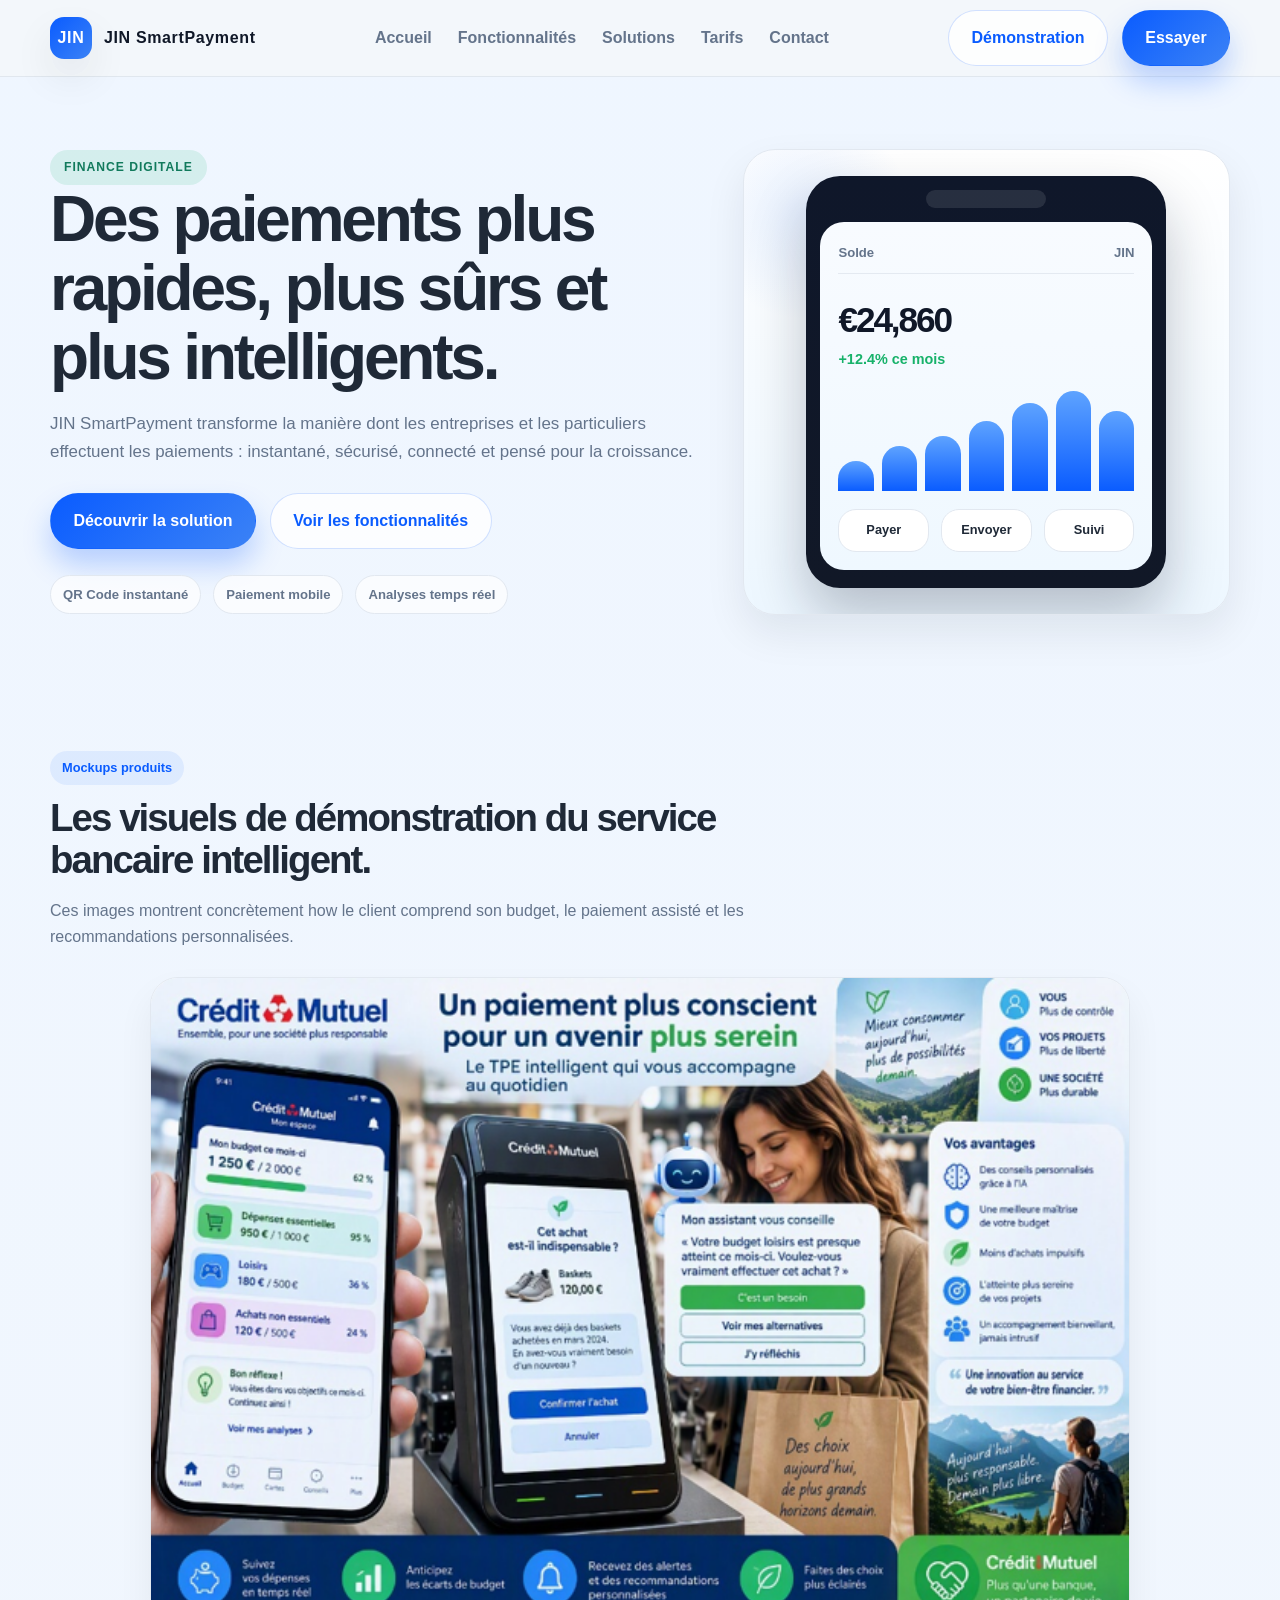
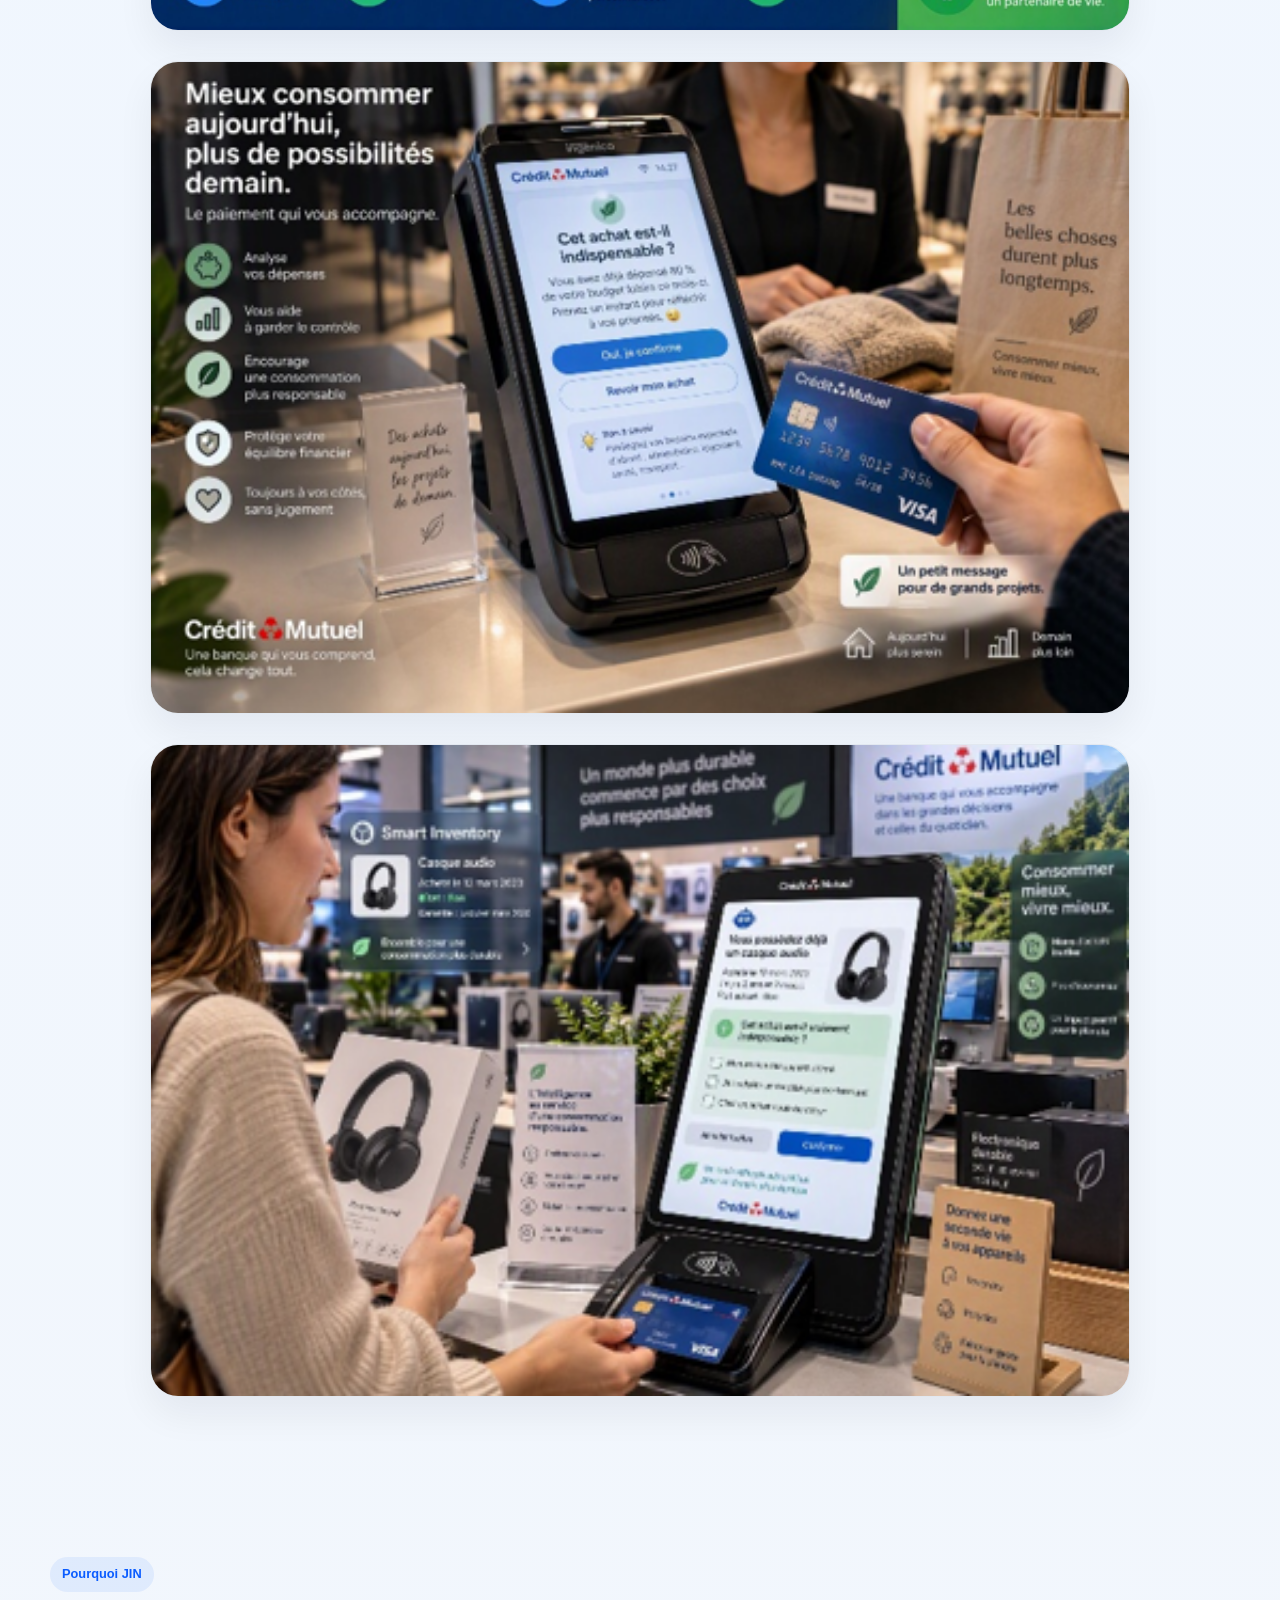
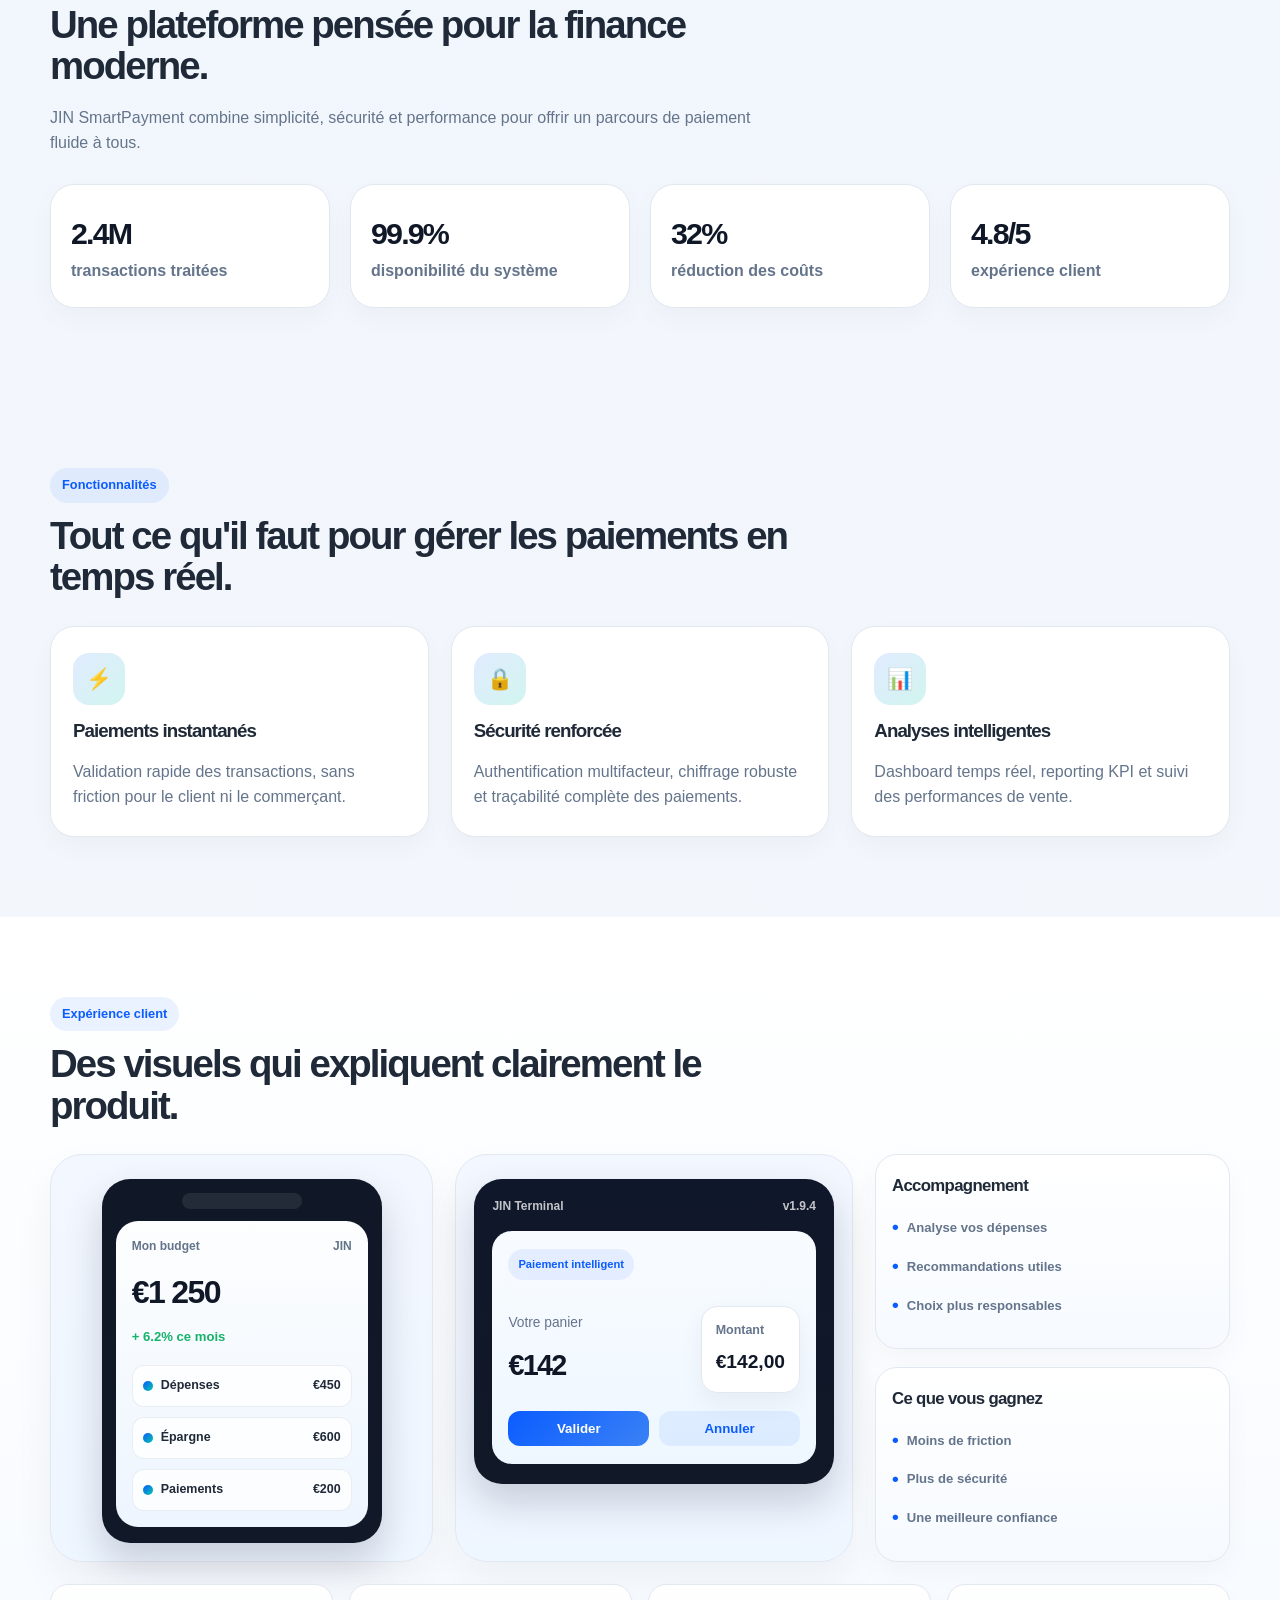
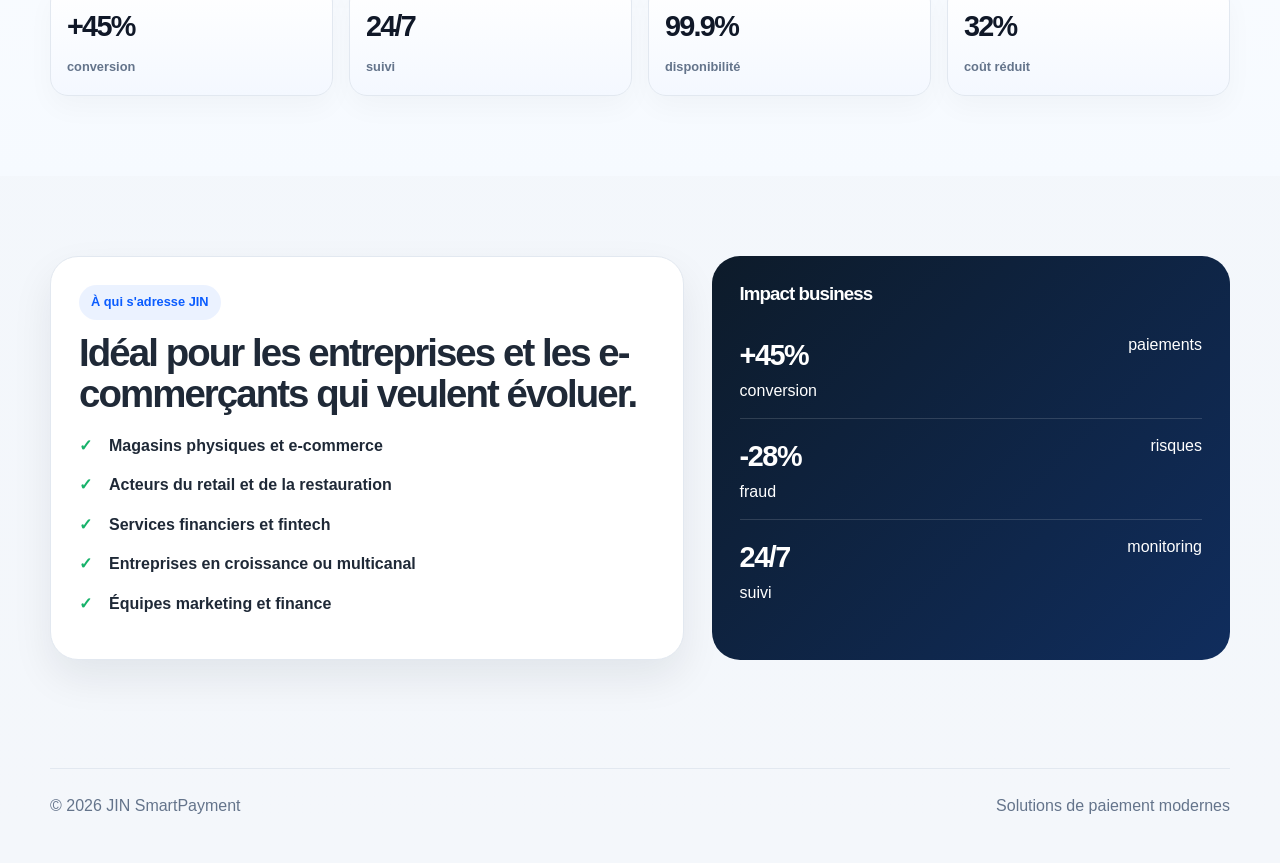
<file: index.html>
<!DOCTYPE html>
<html lang="fr">
  <head>
    <meta charset="UTF-8" />
    <meta name="viewport" content="width=device-width, initial-scale=1.0" />
    <title>JIN SmartPayment | Paiements intelligents</title>
    <link rel="stylesheet" href="style.css" />
  </head>
  <body>
    <header>
      <div class="container navbar">
        <div class="brand">
          <div class="brand-mark">JIN</div>
          <span>JIN SmartPayment</span>
        </div>

        <nav class="nav-links">
          <a href="index.html">Accueil</a>
          <a href="features.html">Fonctionnalités</a>
          <a href="solutions.html">Solutions</a>
          <a href="pricing.html">Tarifs</a>
          <a href="contact.html">Contact</a>
        </nav>

        <div class="nav-actions">
          <a href="contact.html" class="btn btn-secondary">Démonstration</a>
          <a href="pricing.html" class="btn btn-primary">Essayer</a>
        </div>
      </div>
    </header>

    <main>
      <section class="hero">
        <div class="container hero-grid">
          <div>
            <span class="eyebrow">Finance digitale</span>
            <h1>Des paiements plus rapides, plus sûrs et plus intelligents.</h1>
            <p class="lead">
              JIN SmartPayment transforme la manière dont les entreprises et les particuliers
              effectuent les paiements : instantané, sécurisé, connecté et pensé pour la croissance.
            </p>

            <div class="cta-row">
              <a href="solutions.html" class="btn btn-primary">Découvrir la solution</a>
              <a href="features.html" class="btn btn-secondary">Voir les fonctionnalités</a>
            </div>

            <div class="feature-pills">
              <span>QR Code instantané</span>
              <span>Paiement mobile</span>
              <span>Analyses temps réel</span>
            </div>
          </div>

          <div class="visual-card">
            <div class="phone-shell">
              <div class="notch"></div>
              <div class="app-screen">
                <div class="balance-top">
                  <span>Solde</span>
                  <span>JIN</span>
                </div>
                <div class="balance-amount">€24,860</div>
                <div class="balance-change">+12.4% ce mois</div>

                <div class="chart-bars">
                  <span style="height: 30%"></span>
                  <span style="height: 45%"></span>
                  <span style="height: 55%"></span>
                  <span style="height: 70%"></span>
                  <span style="height: 88%"></span>
                  <span style="height: 100%"></span>
                  <span style="height: 80%"></span>
                </div>

                <div class="quick-actions">
                  <div>Payer</div>
                  <div>Envoyer</div>
                  <div>Suivi</div>
                </div>
              </div>
            </div>
          </div>
        </div>
      </section>

      <section>
        <div class="container">
          <div class="section-head">
            <span class="pill">Mockups produits</span>
            <h2>Les visuels de démonstration du service bancaire intelligent.</h2>
            <p>
              Ces images montrent concrètement how le client comprend son budget, le paiement assisté et les recommandations personnalisées.
            </p>
          </div>

          <div class="image-mockup-grid">
            <div class="mockup-card">
              <img src="Pasted Image.png" alt="Mockup de paiement bancaire assisté" />
            </div>
            <div class="mockup-card">
              <img src="Pasted Image 2.png" alt="Mockup de terminal de paiement" />
            </div>
            <div class="mockup-card">
              <img src="Pasted Image 3.png" alt="Mockup de paiement en boutique" />
            </div>
          </div>
        </div>
      </section>

      <section>
        <div class="container">
          <div class="section-head">
            <span class="pill">Pourquoi JIN</span>
            <h2>Une plateforme pensée pour la finance moderne.</h2>
            <p>
              JIN SmartPayment combine simplicité, sécurité et performance pour offrir un parcours de paiement fluide à tous.
            </p>
          </div>

          <div class="stats-grid">
            <div class="stat-card">
              <strong>2.4M</strong>
              <span>transactions traitées</span>
            </div>
            <div class="stat-card">
              <strong>99.9%</strong>
              <span>disponibilité du système</span>
            </div>
            <div class="stat-card">
              <strong>32%</strong>
              <span>réduction des coûts</span>
            </div>
            <div class="stat-card">
              <strong>4.8/5</strong>
              <span>expérience client</span>
            </div>
          </div>
        </div>
      </section>

      <section>
        <div class="container">
          <div class="section-head">
            <span class="pill">Fonctionnalités</span>
            <h2>Tout ce qu'il faut pour gérer les paiements en temps réel.</h2>
          </div>

          <div class="grid-3">
            <div class="info-card">
              <div class="icon">⚡</div>
              <h3>Paiements instantanés</h3>
              <p>Validation rapide des transactions, sans friction pour le client ni le commerçant.</p>
            </div>
            <div class="info-card">
              <div class="icon">🔒</div>
              <h3>Sécurité renforcée</h3>
              <p>Authentification multifacteur, chiffrage robuste et traçabilité complète des paiements.</p>
            </div>
            <div class="info-card">
              <div class="icon">📊</div>
              <h3>Analyses intelligentes</h3>
              <p>Dashboard temps réel, reporting KPI et suivi des performances de vente.</p>
            </div>
          </div>
        </div>
      </section>

      <section class="showcase">
        <div class="container">
          <div class="section-head">
            <span class="pill">Expérience client</span>
            <h2>Des visuels qui expliquent clairement le produit.</h2>
          </div>

          <div class="showcase-grid">
            <div class="visual-column">
              <div class="phone-ui">
                <div class="phone-notch"></div>
                <div class="phone-screen">
                  <div class="phone-header">
                    <span>Mon budget</span>
                    <span>JIN</span>
                  </div>
                  <div class="phone-balance">€1 250</div>
                  <div class="phone-change">+ 6.2% ce mois</div>

                  <div class="category-list">
                    <div class="category-item">
                      <div class="label"><span class="category-dot"></span> Dépenses</div>
                      <strong>€450</strong>
                    </div>
                    <div class="category-item">
                      <div class="label"><span class="category-dot"></span> Épargne</div>
                      <strong>€600</strong>
                    </div>
                    <div class="category-item">
                      <div class="label"><span class="category-dot"></span> Paiements</div>
                      <strong>€200</strong>
                    </div>
                  </div>
                </div>
              </div>
            </div>

            <div class="visual-column">
              <div class="terminal-ui">
                <div class="terminal-top">
                  <span>JIN Terminal</span>
                  <span>v1.9.4</span>
                </div>
                <div class="terminal-body">
                  <div class="terminal-badge">Paiement intelligent</div>
                  <div class="terminal-product">
                    <div>
                      <div class="product-name">Votre panier</div>
                      <div class="product-price">€142</div>
                    </div>
                    <div class="customer-card">
                      <p>Montant</p>
                      <strong>€142,00</strong>
                    </div>
                  </div>
                  <div class="action-strip">
                    <button class="primary">Valider</button>
                    <button class="secondary">Annuler</button>
                  </div>
                </div>
              </div>
            </div>

            <div class="right-stack">
              <div class="mini-card">
                <h4>Accompagnement</h4>
                <ul>
                  <li>Analyse vos dépenses</li>
                  <li>Recommandations utiles</li>
                  <li>Choix plus responsables</li>
                </ul>
              </div>
              <div class="mini-card">
                <h4>Ce que vous gagnez</h4>
                <ul>
                  <li>Moins de friction</li>
                  <li>Plus de sécurité</li>
                  <li>Une meilleure confiance</li>
                </ul>
              </div>
            </div>
          </div>

          <div class="meta-row">
            <div class="meta-box">
              <strong>+45%</strong>
              <span>conversion</span>
            </div>
            <div class="meta-box">
              <strong>24/7</strong>
              <span>suivi</span>
            </div>
            <div class="meta-box">
              <strong>99.9%</strong>
              <span>disponibilité</span>
            </div>
            <div class="meta-box">
              <strong>32%</strong>
              <span>coût réduit</span>
            </div>
          </div>
        </div>
      </section>

      <section>
        <div class="container two-col">
          <div class="list-card">
            <span class="pill">À qui s'adresse JIN</span>
            <h2>Idéal pour les entreprises et les e-commerçants qui veulent évoluer.</h2>
            <ul class="check-list">
              <li>Magasins physiques et e-commerce</li>
              <li>Acteurs du retail et de la restauration</li>
              <li>Services financiers et fintech</li>
              <li>Entreprises en croissance ou multicanal</li>
              <li>Équipes marketing et finance</li>
            </ul>
          </div>

          <div class="products-panel">
            <h3>Impact business</h3>
            <div class="mini-metric">
              <div>
                <strong>+45%</strong>
                <div>conversion</div>
              </div>
              <div>paiements</div>
            </div>
            <div class="mini-metric">
              <div>
                <strong>-28%</strong>
                <div>fraud</div>
              </div>
              <div>risques</div>
            </div>
            <div class="mini-metric">
              <div>
                <strong>24/7</strong>
                <div>suivi</div>
              </div>
              <div>monitoring</div>
            </div>
          </div>
        </div>
      </section>
    </main>

    <footer class="footer">
      <div class="container footer-row">
        <div>© 2026 JIN SmartPayment</div>
        <div>Solutions de paiement modernes</div>
      </div>
    </footer>
  </body>
</html>
</file>
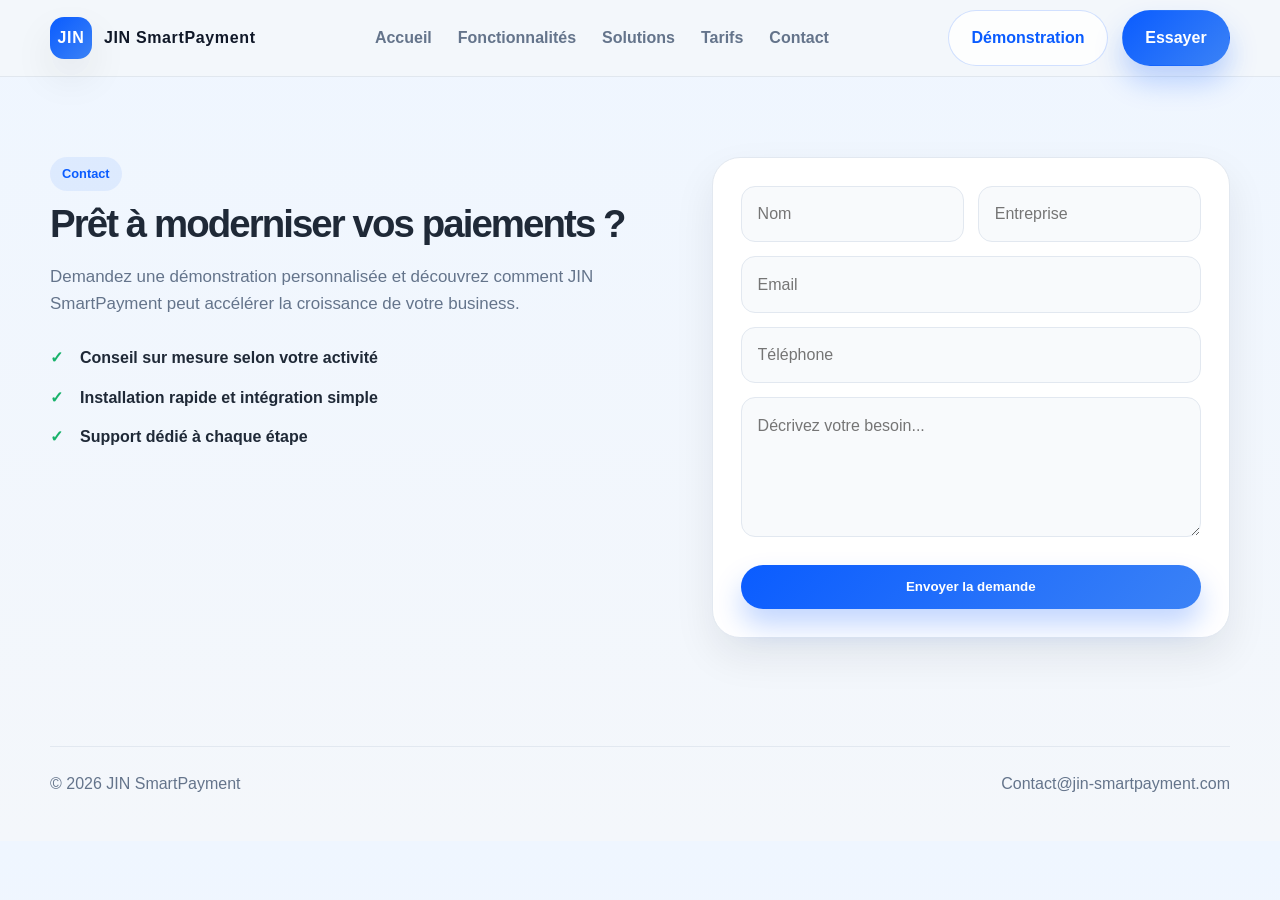
<file: contact.html>
<!DOCTYPE html>
<html lang="fr">
  <head>
    <meta charset="UTF-8" />
    <meta name="viewport" content="width=device-width, initial-scale=1.0" />
    <title>JIN SmartPayment | Contact</title>
    <link rel="stylesheet" href="style.css" />
  </head>
  <body>
    <header>
      <div class="container navbar">
        <div class="brand">
          <div class="brand-mark">JIN</div>
          <span>JIN SmartPayment</span>
        </div>

        <nav class="nav-links">
          <a href="index.html">Accueil</a>
          <a href="features.html">Fonctionnalités</a>
          <a href="solutions.html">Solutions</a>
          <a href="pricing.html">Tarifs</a>
          <a href="contact.html">Contact</a>
        </nav>

        <div class="nav-actions">
          <a href="contact.html" class="btn btn-secondary">Démonstration</a>
          <a href="pricing.html" class="btn btn-primary">Essayer</a>
        </div>
      </div>
    </header>

    <main>
      <section>
        <div class="container two-col">
          <div>
            <span class="pill">Contact</span>
            <h2>Prêt à moderniser vos paiements ?</h2>
            <p class="lead">
              Demandez une démonstration personnalisée et découvrez comment JIN SmartPayment peut accélérer la croissance de votre business.
            </p>
            <ul class="check-list">
              <li>Conseil sur mesure selon votre activité</li>
              <li>Installation rapide et intégration simple</li>
              <li>Support dédié à chaque étape</li>
            </ul>
          </div>

          <div class="form-card">
            <form>
              <div class="form-row">
                <input type="text" placeholder="Nom" />
                <input type="text" placeholder="Entreprise" />
              </div>
              <input type="email" placeholder="Email" />
              <input type="text" placeholder="Téléphone" />
              <textarea placeholder="Décrivez votre besoin..."></textarea>
              <button type="submit" class="btn btn-primary" style="width: 100%; margin-top: 6px; border: none; cursor: pointer;">Envoyer la demande</button>
            </form>
          </div>
        </div>
      </section>
    </main>

    <footer class="footer">
      <div class="container footer-row">
        <div>© 2026 JIN SmartPayment</div>
        <div>Contact@jin-smartpayment.com</div>
      </div>
    </footer>
  </body>
</html>
</file>
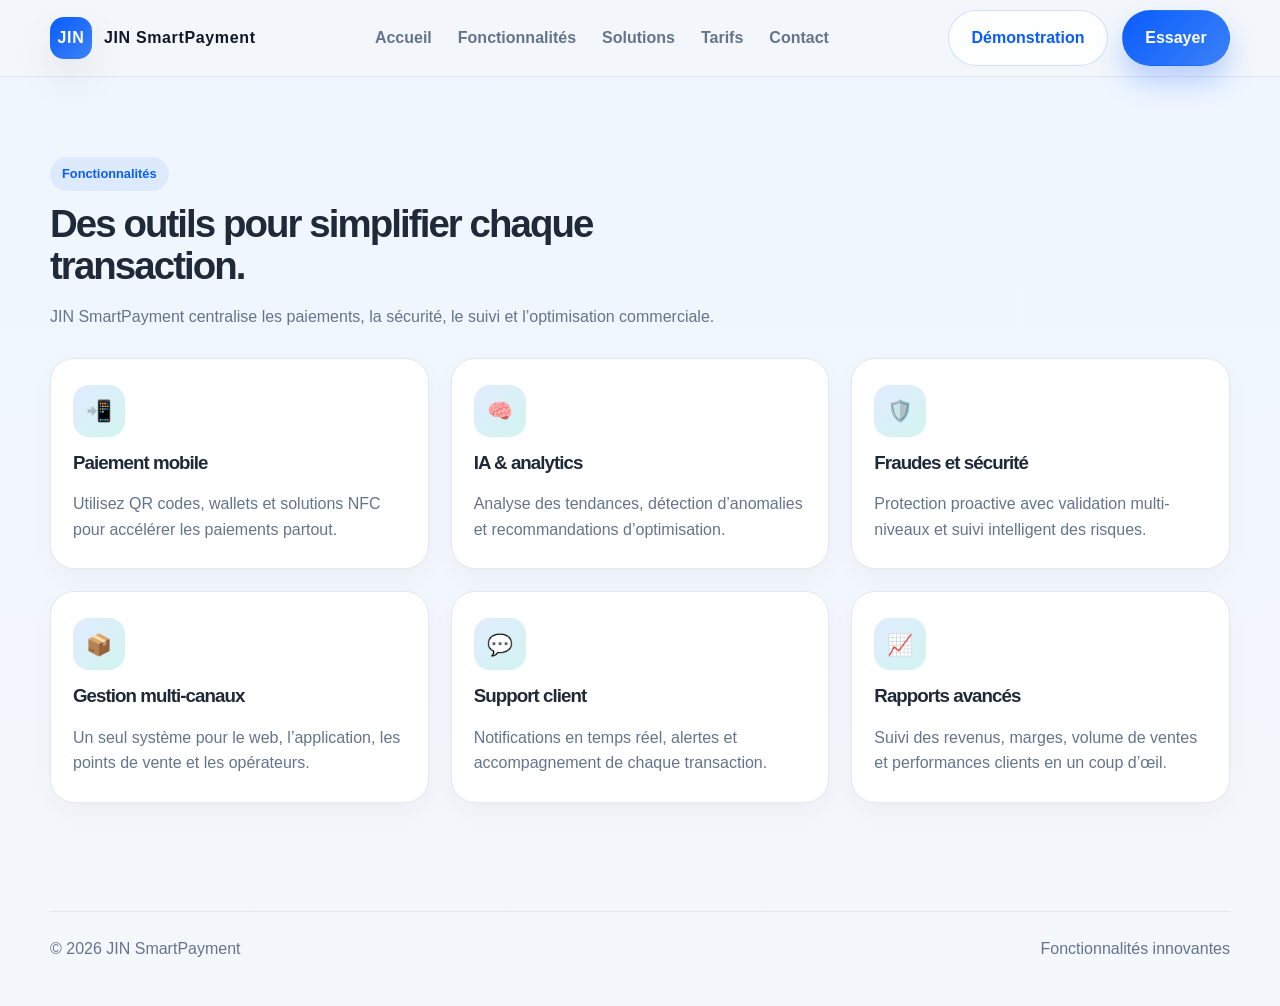
<file: features.html>
<!DOCTYPE html>
<html lang="fr">
  <head>
    <meta charset="UTF-8" />
    <meta name="viewport" content="width=device-width, initial-scale=1.0" />
    <title>JIN SmartPayment | Fonctionnalités</title>
    <link rel="stylesheet" href="style.css" />
  </head>
  <body>
    <header>
      <div class="container navbar">
        <div class="brand">
          <div class="brand-mark">JIN</div>
          <span>JIN SmartPayment</span>
        </div>

        <nav class="nav-links">
          <a href="index.html">Accueil</a>
          <a href="features.html">Fonctionnalités</a>
          <a href="solutions.html">Solutions</a>
          <a href="pricing.html">Tarifs</a>
          <a href="contact.html">Contact</a>
        </nav>

        <div class="nav-actions">
          <a href="contact.html" class="btn btn-secondary">Démonstration</a>
          <a href="pricing.html" class="btn btn-primary">Essayer</a>
        </div>
      </div>
    </header>

    <main>
      <section>
        <div class="container">
          <div class="section-head">
            <span class="pill">Fonctionnalités</span>
            <h2>Des outils pour simplifier chaque transaction.</h2>
            <p>JIN SmartPayment centralise les paiements, la sécurité, le suivi et l’optimisation commerciale.</p>
          </div>

          <div class="grid-3">
            <div class="info-card">
              <div class="icon">📲</div>
              <h3>Paiement mobile</h3>
              <p>Utilisez QR codes, wallets et solutions NFC pour accélérer les paiements partout.</p>
            </div>

            <div class="info-card">
              <div class="icon">🧠</div>
              <h3>IA & analytics</h3>
              <p>Analyse des tendances, détection d’anomalies et recommandations d’optimisation.</p>
            </div>

            <div class="info-card">
              <div class="icon">🛡️</div>
              <h3>Fraudes et sécurité</h3>
              <p>Protection proactive avec validation multi-niveaux et suivi intelligent des risques.</p>
            </div>

            <div class="info-card">
              <div class="icon">📦</div>
              <h3>Gestion multi-canaux</h3>
              <p>Un seul système pour le web, l’application, les points de vente et les opérateurs.</p>
            </div>

            <div class="info-card">
              <div class="icon">💬</div>
              <h3>Support client</h3>
              <p>Notifications en temps réel, alertes et accompagnement de chaque transaction.</p>
            </div>

            <div class="info-card">
              <div class="icon">📈</div>
              <h3>Rapports avancés</h3>
              <p>Suivi des revenus, marges, volume de ventes et performances clients en un coup d’œil.</p>
            </div>
          </div>
        </div>
      </section>
    </main>

    <footer class="footer">
      <div class="container footer-row">
        <div>© 2026 JIN SmartPayment</div>
        <div>Fonctionnalités innovantes</div>
      </div>
    </footer>
  </body>
</html>
</file>
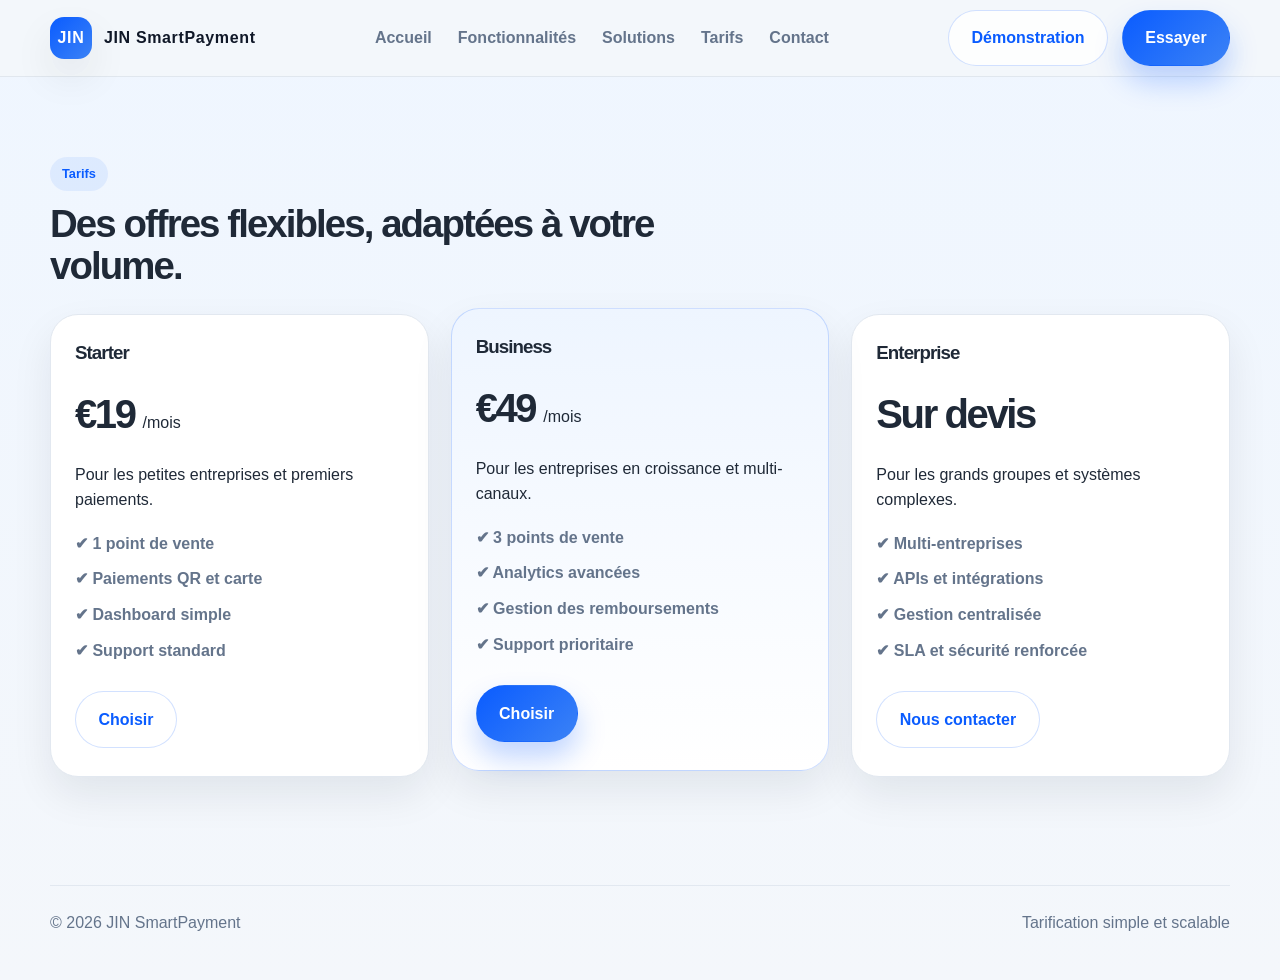
<file: pricing.html>
<!DOCTYPE html>
<html lang="fr">
  <head>
    <meta charset="UTF-8" />
    <meta name="viewport" content="width=device-width, initial-scale=1.0" />
    <title>JIN SmartPayment | Tarifs</title>
    <link rel="stylesheet" href="style.css" />
  </head>
  <body>
    <header>
      <div class="container navbar">
        <div class="brand">
          <div class="brand-mark">JIN</div>
          <span>JIN SmartPayment</span>
        </div>

        <nav class="nav-links">
          <a href="index.html">Accueil</a>
          <a href="features.html">Fonctionnalités</a>
          <a href="solutions.html">Solutions</a>
          <a href="pricing.html">Tarifs</a>
          <a href="contact.html">Contact</a>
        </nav>

        <div class="nav-actions">
          <a href="contact.html" class="btn btn-secondary">Démonstration</a>
          <a href="pricing.html" class="btn btn-primary">Essayer</a>
        </div>
      </div>
    </header>

    <main>
      <section>
        <div class="container">
          <div class="section-head">
            <span class="pill">Tarifs</span>
            <h2>Des offres flexibles, adaptées à votre volume.</h2>
          </div>

          <div class="pricing-grid">
            <div class="pricing-card">
              <h3>Starter</h3>
              <div class="price"><strong>€19</strong><span>/mois</span></div>
              <p>Pour les petites entreprises et premiers paiements.</p>
              <ul>
                <li>✔ 1 point de vente</li>
                <li>✔ Paiements QR et carte</li>
                <li>✔ Dashboard simple</li>
                <li>✔ Support standard</li>
              </ul>
              <a href="contact.html" class="btn btn-secondary">Choisir</a>
            </div>

            <div class="pricing-card featured">
              <h3>Business</h3>
              <div class="price"><strong>€49</strong><span>/mois</span></div>
              <p>Pour les entreprises en croissance et multi-canaux.</p>
              <ul>
                <li>✔ 3 points de vente</li>
                <li>✔ Analytics avancées</li>
                <li>✔ Gestion des remboursements</li>
                <li>✔ Support prioritaire</li>
              </ul>
              <a href="contact.html" class="btn btn-primary">Choisir</a>
            </div>

            <div class="pricing-card">
              <h3>Enterprise</h3>
              <div class="price"><strong>Sur devis</strong></div>
              <p>Pour les grands groupes et systèmes complexes.</p>
              <ul>
                <li>✔ Multi-entreprises</li>
                <li>✔ APIs et intégrations</li>
                <li>✔ Gestion centralisée</li>
                <li>✔ SLA et sécurité renforcée</li>
              </ul>
              <a href="contact.html" class="btn btn-secondary">Nous contacter</a>
            </div>
          </div>
        </div>
      </section>
    </main>

    <footer class="footer">
      <div class="container footer-row">
        <div>© 2026 JIN SmartPayment</div>
        <div>Tarification simple et scalable</div>
      </div>
    </footer>
  </body>
</html>
</file>
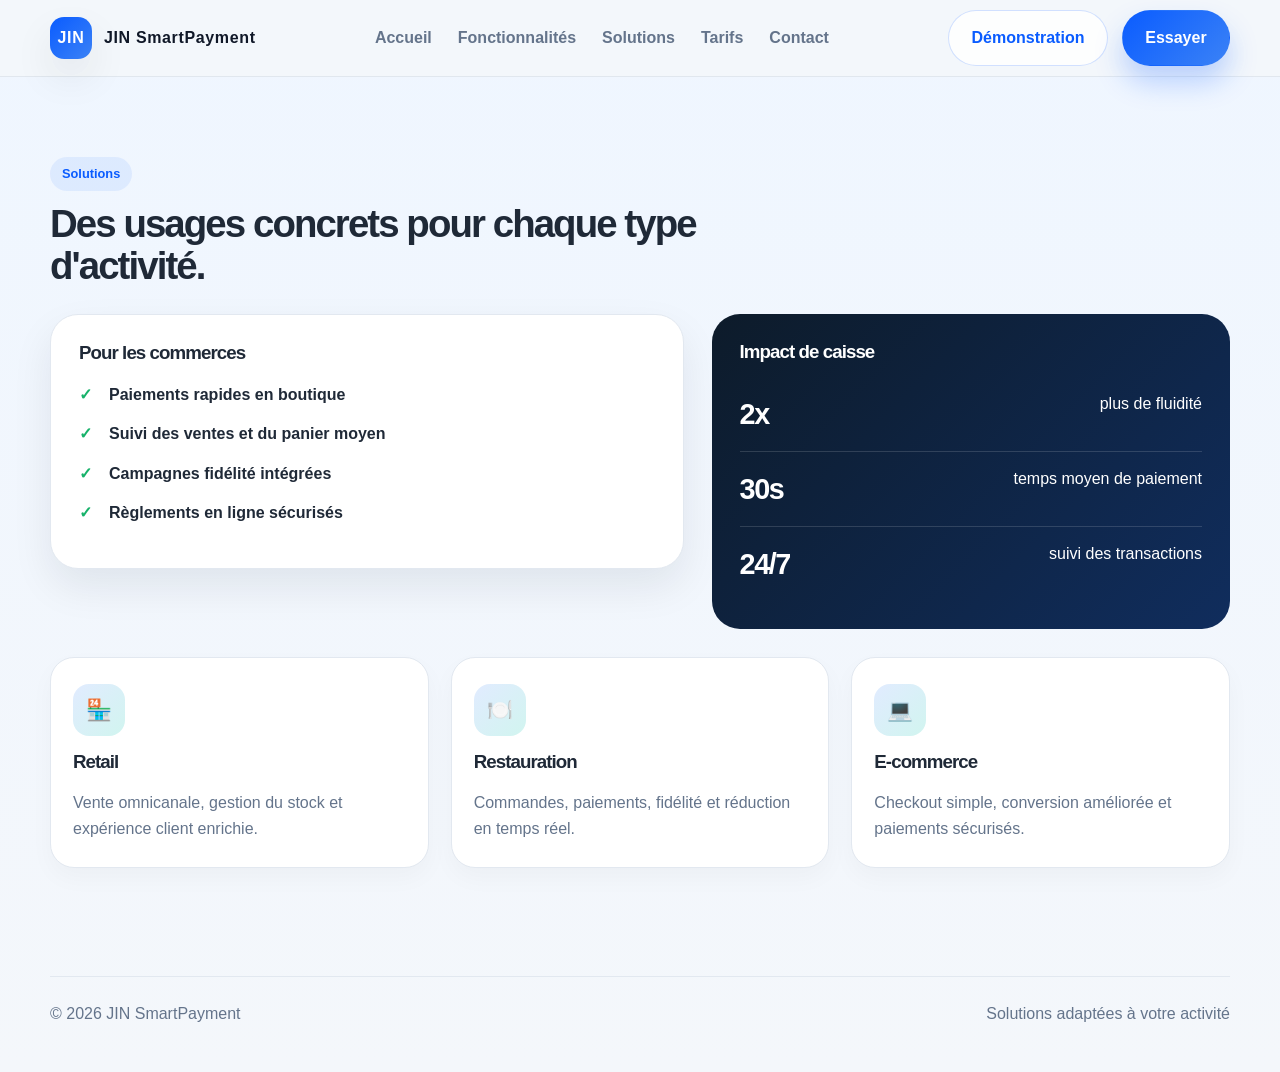
<file: solutions.html>
<!DOCTYPE html>
<html lang="fr">
  <head>
    <meta charset="UTF-8" />
    <meta name="viewport" content="width=device-width, initial-scale=1.0" />
    <title>JIN SmartPayment | Solutions</title>
    <link rel="stylesheet" href="style.css" />
  </head>
  <body>
    <header>
      <div class="container navbar">
        <div class="brand">
          <div class="brand-mark">JIN</div>
          <span>JIN SmartPayment</span>
        </div>

        <nav class="nav-links">
          <a href="index.html">Accueil</a>
          <a href="features.html">Fonctionnalités</a>
          <a href="solutions.html">Solutions</a>
          <a href="pricing.html">Tarifs</a>
          <a href="contact.html">Contact</a>
        </nav>

        <div class="nav-actions">
          <a href="contact.html" class="btn btn-secondary">Démonstration</a>
          <a href="pricing.html" class="btn btn-primary">Essayer</a>
        </div>
      </div>
    </header>

    <main>
      <section>
        <div class="container">
          <div class="section-head">
            <span class="pill">Solutions</span>
            <h2>Des usages concrets pour chaque type d'activité.</h2>
          </div>

          <div class="two-col">
            <div class="list-card">
              <h3>Pour les commerces</h3>
              <ul class="check-list">
                <li>Paiements rapides en boutique</li>
                <li>Suivi des ventes et du panier moyen</li>
                <li>Campagnes fidélité intégrées</li>
                <li>Règlements en ligne sécurisés</li>
              </ul>
            </div>

            <div class="products-panel">
              <h3>Impact de caisse</h3>
              <div class="mini-metric">
                <div><strong>2x</strong></div>
                <div>plus de fluidité</div>
              </div>
              <div class="mini-metric">
                <div><strong>30s</strong></div>
                <div>temps moyen de paiement</div>
              </div>
              <div class="mini-metric">
                <div><strong>24/7</strong></div>
                <div>suivi des transactions</div>
              </div>
            </div>
          </div>

          <div class="grid-3" style="margin-top: 28px;">
            <div class="info-card">
              <div class="icon">🏪</div>
              <h3>Retail</h3>
              <p>Vente omnicanale, gestion du stock et expérience client enrichie.</p>
            </div>
            <div class="info-card">
              <div class="icon">🍽️</div>
              <h3>Restauration</h3>
              <p>Commandes, paiements, fidélité et réduction en temps réel.</p>
            </div>
            <div class="info-card">
              <div class="icon">💻</div>
              <h3>E-commerce</h3>
              <p>Checkout simple, conversion améliorée et paiements sécurisés.</p>
            </div>
          </div>
        </div>
      </section>
    </main>

    <footer class="footer">
      <div class="container footer-row">
        <div>© 2026 JIN SmartPayment</div>
        <div>Solutions adaptées à votre activité</div>
      </div>
    </footer>
  </body>
</html>
</file>
<file: style.css>
:root {
  --bg: #f4f7fb;
  --panel: #ffffff;
  --primary: #0a5cff;
  --primary-2: #00c7a9;
  --dark: #101828;
  --text: #1f2937;
  --muted: #64748b;
  --line: #e2e8f0;
  --success: #17b26a;
  --warning: #f79009;
  --shadow: 0 18px 40px rgba(15, 23, 42, 0.08);
}

* {
  box-sizing: border-box;
}

html {
  scroll-behavior: smooth;
}

body {
  margin: 0;
  font-family: "Segoe UI", Tahoma, Geneva, Verdana, sans-serif;
  background: linear-gradient(180deg, #eff6ff 0%, var(--bg) 100%);
  color: var(--text);
  line-height: 1.6;
}

a {
  color: inherit;
  text-decoration: none;
}

img {
  max-width: 100%;
  display: block;
}

.container {
  width: min(1180px, calc(100% - 32px));
  margin: 0 auto;
}

header {
  position: sticky;
  top: 0;
  z-index: 20;
  background: rgba(244, 247, 251, 0.86);
  backdrop-filter: blur(16px);
  border-bottom: 1px solid rgba(148, 163, 184, 0.2);
}

.navbar {
  min-height: 76px;
  display: flex;
  align-items: center;
  justify-content: space-between;
  gap: 18px;
}

.brand {
  display: flex;
  align-items: center;
  gap: 12px;
  font-weight: 800;
  letter-spacing: 0.04em;
  color: var(--dark);
}

.brand-mark {
  width: 42px;
  height: 42px;
  border-radius: 14px;
  background: linear-gradient(135deg, var(--primary), #3b82f6);
  display: grid;
  place-items: center;
  color: white;
  box-shadow: var(--shadow);
  font-size: 1rem;
}

.nav-links {
  display: flex;
  align-items: center;
  gap: 26px;
  flex-wrap: wrap;
}

.nav-links a {
  color: var(--muted);
  font-weight: 600;
}

.nav-links a:hover {
  color: var(--primary);
}

.nav-actions {
  display: flex;
  align-items: center;
  gap: 14px;
}

.btn {
  display: inline-flex;
  align-items: center;
  justify-content: center;
  padding: 0.9rem 1.4rem;
  border-radius: 999px;
  font-weight: 700;
  border: 1px solid transparent;
  transition: transform 0.2s ease, box-shadow 0.2s ease;
}

.btn:hover {
  transform: translateY(-2px);
}

.btn-primary {
  background: linear-gradient(135deg, var(--primary), #3b82f6);
  color: white;
  box-shadow: 0 16px 28px rgba(10, 92, 255, 0.25);
}

.btn-secondary {
  background: rgba(255,255,255,0.8);
  color: var(--primary);
  border-color: rgba(10, 92, 255, 0.18);
}

section {
  padding: 80px 0;
}

.hero {
  padding-top: 72px;
  padding-bottom: 56px;
}

.hero-grid {
  display: grid;
  grid-template-columns: 1.15fr 0.85fr;
  align-items: center;
  gap: 34px;
}

.eyebrow {
  display: inline-flex;
  align-items: center;
  padding: 8px 14px;
  border-radius: 999px;
  background: rgba(23, 178, 106, 0.12);
  color: #117a5c;
  font-size: 0.76rem;
  font-weight: 800;
  letter-spacing: 0.08em;
  text-transform: uppercase;
}

h1, h2, h3 {
  margin: 0 0 18px;
  line-height: 1.08;
  letter-spacing: -0.05em;
}

h1 {
  font-size: clamp(2.7rem, 5vw, 4.5rem);
}

h2 {
  font-size: clamp(2rem, 3vw, 3rem);
}

.lead {
  color: var(--muted);
  font-size: 1.06rem;
  max-width: 650px;
  margin-bottom: 28px;
}

.cta-row {
  display: flex;
  flex-wrap: wrap;
  gap: 14px;
  margin-bottom: 26px;
}

.feature-pills {
  display: flex;
  flex-wrap: wrap;
  gap: 12px;
}

.feature-pills span {
  display: inline-flex;
  align-items: center;
  background: rgba(255,255,255,0.7);
  border: 1px solid var(--line);
  border-radius: 999px;
  padding: 8px 12px;
  color: var(--muted);
  font-weight: 700;
  font-size: 0.82rem;
}

.visual-card {
  background: linear-gradient(180deg, #ffffff 0%, #edf7ff 100%);
  border: 1px solid var(--line);
  border-radius: 32px;
  box-shadow: var(--shadow);
  padding: 26px;
  position: relative;
  overflow: hidden;
}

.visual-card::before {
  content: "";
  position: absolute;
  inset: -10% auto auto -10%;
  width: 220px;
  height: 220px;
  background: radial-gradient(circle, rgba(59,130,246,0.12) 0%, transparent 68%);
}

.phone-shell {
  position: relative;
  z-index: 1;
  width: min(360px, 100%);
  margin: 0 auto;
  background: linear-gradient(180deg, #0f172a 0%, #111827 100%);
  border-radius: 34px;
  padding: 14px 14px 18px;
  box-shadow: 0 28px 55px rgba(15, 23, 42, 0.25);
}

.notch {
  width: 120px;
  height: 18px;
  border-radius: 999px;
  background: rgba(255,255,255,0.1);
  margin: 0 auto 14px;
}

.app-screen {
  background: linear-gradient(180deg, #f8fbff 0%, #eff8ff 100%);
  border-radius: 24px;
  padding: 20px 18px 18px;
}

.balance-top {
  display: flex;
  justify-content: space-between;
  align-items: center;
  padding-bottom: 10px;
  border-bottom: 1px solid rgba(148,163,184,0.2);
  color: var(--muted);
  font-weight: 700;
  font-size: 0.82rem;
}

.balance-amount {
  margin-top: 18px;
  font-size: 2.2rem;
  font-weight: 800;
  letter-spacing: -0.06em;
  color: var(--dark);
}

.balance-change {
  color: var(--success);
  font-weight: 700;
  font-size: 0.9rem;
}

.chart-bars {
  display: flex;
  align-items: end;
  gap: 8px;
  height: 100px;
  margin-top: 20px;
}

.chart-bars span {
  display: block;
  flex: 1;
  border-radius: 999px 999px 0 0;
  background: linear-gradient(180deg, #5ea3ff 0%, var(--primary) 100%);
}

.quick-actions {
  display: grid;
  grid-template-columns: repeat(3, 1fr);
  gap: 12px;
  margin-top: 18px;
}

.quick-actions div {
  background: white;
  border: 1px solid var(--line);
  border-radius: 18px;
  padding: 10px 8px;
  text-align: center;
  font-size: 0.8rem;
  font-weight: 700;
  color: var(--text);
}

.section-head {
  max-width: 740px;
  margin-bottom: 28px;
}

.section-head p {
  color: var(--muted);
  margin: 0;
}

.pill {
  display: inline-block;
  padding: 7px 12px;
  border-radius: 999px;
  background: rgba(10,92,255,0.08);
  color: var(--primary);
  font-weight: 700;
  font-size: 0.8rem;
  margin-bottom: 12px;
}

.stats-grid {
  display: grid;
  grid-template-columns: repeat(4, 1fr);
  gap: 20px;
}

.stat-card {
  border: 1px solid var(--line);
  background: var(--panel);
  border-radius: 24px;
  padding: 24px 20px;
  box-shadow: 0 10px 26px rgba(15, 23, 42, 0.03);
}

.stat-card strong {
  display: block;
  font-size: clamp(1.9rem, 2vw, 2.4rem);
  letter-spacing: -0.06em;
  color: var(--dark);
}

.stat-card span {
  color: var(--muted);
  font-weight: 600;
}

.grid-3 {
  display: grid;
  grid-template-columns: repeat(3, 1fr);
  gap: 22px;
}

.info-card {
  background: var(--panel);
  border: 1px solid var(--line);
  padding: 26px 22px;
  border-radius: 24px;
  box-shadow: 0 10px 25px rgba(15, 23, 42, 0.03);
}

.info-card .icon {
  width: 52px;
  height: 52px;
  display: grid;
  place-items: center;
  border-radius: 16px;
  margin-bottom: 16px;
  background: linear-gradient(135deg, rgba(10,92,255,0.12), rgba(0,199,169,0.18));
  color: var(--primary);
  font-size: 1.3rem;
  font-weight: 800;
}

.info-card p {
  margin: 0;
  color: var(--muted);
}

.two-col {
  display: grid;
  grid-template-columns: 1.1fr 0.9fr;
  gap: 28px;
  align-items: start;
}

.list-card,
.pricing-card,
.form-card {
  background: var(--panel);
  border: 1px solid var(--line);
  border-radius: 28px;
  box-shadow: var(--shadow);
}

.list-card {
  padding: 28px;
}

.check-list {
  list-style: none;
  padding: 0;
  margin: 18px 0 0;
}

.check-list li {
  position: relative;
  padding-left: 30px;
  margin-bottom: 14px;
  font-weight: 600;
  color: var(--text);
}

.check-list li::before {
  content: "✓";
  position: absolute;
  left: 0;
  top: 0;
  color: var(--success);
  font-weight: 900;
}

.products-panel {
  background: linear-gradient(135deg, #0d1b2a 0%, #102d5d 100%);
  color: white;
  border-radius: 28px;
  padding: 28px;
  height: 100%;
}

.products-panel h3 {
  margin-bottom: 14px;
}

.mini-metric {
  display: flex;
  justify-content: space-between;
  gap: 18px;
  padding: 14px 0;
  border-bottom: 1px solid rgba(255,255,255,0.14);
}

.mini-metric:last-child {
  border-bottom: none;
}

.mini-metric strong {
  font-size: 1.8rem;
  letter-spacing: -0.05em;
}

.pricing-grid {
  display: grid;
  grid-template-columns: repeat(3, 1fr);
  gap: 22px;
}

.pricing-card {
  padding: 28px 24px;
}

.pricing-card.featured {
  background: linear-gradient(180deg, #eef5ff 0%, #ffffff 100%);
  border-color: rgba(10,92,255,0.2);
  transform: translateY(-6px);
}

.price {
  display: flex;
  align-items: baseline;
  gap: 8px;
  margin: 16px 0 8px;
}

.price strong {
  font-size: 2.5rem;
  letter-spacing: -0.06em;
}

.pricing-card ul {
  list-style: none;
  padding: 0;
  margin: 18px 0 28px;
}

.pricing-card li {
  margin-bottom: 10px;
  color: var(--muted);
  font-weight: 600;
}

.form-card {
  padding: 28px;
}

.form-row {
  display: grid;
  grid-template-columns: 1fr 1fr;
  gap: 14px;
}

input, textarea {
  width: 100%;
  border: 1px solid var(--line);
  border-radius: 14px;
  padding: 0.9rem 1rem;
  font: inherit;
  background: #f8fafc;
  margin-bottom: 14px;
}

textarea {
  min-height: 140px;
  resize: vertical;
}

.showcase {
  background: linear-gradient(180deg, #ffffff 0%, #f6faff 100%);
}

.image-mockup-grid {
  display: grid;
  grid-template-columns: 1fr;
  gap: 30px;
  align-items: stretch;
}

.mockup-card {
  background: linear-gradient(180deg, #ffffff 0%, #f7fbff 100%);
  border: 1px solid var(--line);
  border-radius: 28px;
  overflow: hidden;
  box-shadow: 0 18px 36px rgba(15, 23, 42, 0.06);
  width: min(980px, 100%);
  margin: 0 auto;
  min-height: auto;
}

.mockup-card img {
  width: 100%;
  height: auto;
  object-fit: contain;
  display: block;
}

.showcase-grid {
  display: grid;
  grid-template-columns: 1.08fr 1.12fr 1fr;
  gap: 22px;
  align-items: stretch;
}

.visual-column {
  background: linear-gradient(180deg, #f3f7ff 0%, #eef6ff 100%);
  border: 1px solid var(--line);
  border-radius: 32px;
  padding: 24px 18px 18px;
  box-shadow: 0 18px 40px rgba(15, 23, 42, 0.05);
}

.phone-ui {
  background: linear-gradient(180deg, #101827 0%, #111827 100%);
  border-radius: 28px;
  padding: 14px 14px 16px;
  box-shadow: 0 18px 38px rgba(15, 23, 42, 0.18);
  max-width: 280px;
  margin: 0 auto;
}

.phone-notch {
  width: 120px;
  height: 16px;
  margin: 0 auto 12px;
  border-radius: 999px;
  background: rgba(255,255,255,0.08);
}

.phone-screen {
  background: linear-gradient(180deg, #fdfefe 0%, #edf5ff 100%);
  border-radius: 22px;
  padding: 16px;
}

.phone-header {
  display: flex;
  align-items: center;
  justify-content: space-between;
  font-size: 0.75rem;
  color: var(--muted);
  font-weight: 700;
  margin-bottom: 10px;
}

.phone-balance {
  font-size: 2rem;
  font-weight: 800;
  letter-spacing: -0.05em;
  color: var(--dark);
  margin: 0 0 8px;
}

.phone-change {
  color: var(--success);
  font-size: 0.82rem;
  font-weight: 700;
}

.category-list {
  margin-top: 18px;
  display: grid;
  gap: 10px;
}

.category-item {
  display: flex;
  justify-content: space-between;
  align-items: center;
  background: rgba(255,255,255,0.8);
  border: 1px solid rgba(148,163,184,0.18);
  border-radius: 12px;
  padding: 10px 10px;
  font-size: 0.78rem;
  font-weight: 700;
  color: var(--text);
}

.category-item .label {
  display: flex;
  align-items: center;
  gap: 8px;
}

.category-dot {
  width: 10px;
  height: 10px;
  border-radius: 50%;
  background: linear-gradient(135deg, var(--primary), var(--primary-2));
}

.terminal-ui {
  position: relative;
  background: linear-gradient(180deg, #0f172a 0%, #111827 100%);
  border-radius: 28px;
  padding: 18px 18px 20px;
  box-shadow: 0 18px 38px rgba(15, 23, 42, 0.18);
  max-width: 420px;
  margin: 0 auto;
}

.terminal-top {
  display: flex;
  align-items: center;
  justify-content: space-between;
  margin-bottom: 14px;
  color: rgba(255,255,255,0.75);
  font-size: 0.75rem;
  font-weight: 700;
}

.terminal-body {
  background: linear-gradient(180deg, #f8fbff 0%, #eef7ff 100%);
  border-radius: 20px;
  padding: 18px 16px;
}

.terminal-badge {
  display: inline-flex;
  padding: 7px 10px;
  border-radius: 999px;
  background: rgba(10, 92, 255, 0.08);
  color: var(--primary);
  font-size: 0.7rem;
  font-weight: 800;
  margin-bottom: 12px;
}

.terminal-product {
  display: grid;
  grid-template-columns: 1fr auto;
  gap: 16px;
  align-items: center;
  margin-top: 14px;
}

.product-name {
  font-size: 0.86rem;
  color: var(--muted);
  margin-bottom: 8px;
}

.product-price {
  font-size: 1.8rem;
  font-weight: 800;
  letter-spacing: -0.06em;
  color: var(--dark);
}

.customer-card {
  background: white;
  border: 1px solid var(--line);
  border-radius: 16px;
  padding: 14px;
  box-shadow: 0 10px 24px rgba(15, 23, 42, 0.05);
}

.customer-card p {
  margin: 0;
  color: var(--muted);
  font-size: 0.78rem;
  font-weight: 600;
}

.customer-card strong {
  display: block;
  margin-top: 6px;
  font-size: 1.2rem;
  color: var(--dark);
}

.action-strip {
  display: flex;
  gap: 10px;
  margin-top: 18px;
}

.action-strip button {
  flex: 1;
  border: none;
  border-radius: 12px;
  padding: 10px 12px;
  font-weight: 700;
  cursor: pointer;
}

.action-strip .primary {
  background: linear-gradient(135deg, var(--primary), #3b82f6);
  color: white;
}

.action-strip .secondary {
  background: rgba(10, 92, 255, 0.08);
  color: var(--primary);
}

.right-stack {
  display: grid;
  gap: 18px;
}

.mini-card {
  background: linear-gradient(180deg, #ffffff 0%, #f6faff 100%);
  border: 1px solid var(--line);
  border-radius: 22px;
  padding: 18px 16px;
  box-shadow: 0 12px 28px rgba(15, 23, 42, 0.03);
}

.mini-card h4 {
  margin: 0 0 12px;
  font-size: 1.05rem;
  letter-spacing: -0.04em;
}

.mini-card ul {
  list-style: none;
  padding: 0;
  margin: 0;
  display: grid;
  gap: 8px;
}

.mini-card li {
  display: flex;
  align-items: center;
  gap: 8px;
  color: var(--muted);
  font-size: 0.82rem;
  font-weight: 700;
}

.mini-card li::before {
  content: "•";
  color: var(--primary);
  font-size: 1.2rem;
}

.meta-row {
  margin-top: 22px;
  display: grid;
  grid-template-columns: repeat(4, minmax(0, 1fr));
  gap: 16px;
}

.meta-box {
  background: linear-gradient(180deg, #ffffff 0%, #f4f8ff 100%);
  border: 1px solid var(--line);
  border-radius: 18px;
  padding: 18px 16px;
  display: flex;
  flex-direction: column;
  gap: 8px;
  box-shadow: 0 12px 28px rgba(15, 23, 42, 0.03);
}

.meta-box strong {
  font-size: 1.8rem;
  letter-spacing: -0.06em;
  color: var(--dark);
}

.meta-box span {
  color: var(--muted);
  font-weight: 700;
  font-size: 0.8rem;
}

.footer {
  padding: 28px 0 45px;
  color: var(--muted);
}

.footer-row {
  display: flex;
  justify-content: space-between;
  gap: 18px;
  flex-wrap: wrap;
  border-top: 1px solid var(--line);
  padding-top: 24px;
}

@media (max-width: 920px) {
  .hero-grid,
  .two-col,
  .grid-3,
  .pricing-grid,
  .stats-grid,
  .form-row,
  .showcase-grid,
  .meta-row {
    grid-template-columns: 1fr;
  }

  .navbar {
    flex-direction: column;
    justify-content: center;
    padding: 18px 0;
  }

  .nav-links {
    justify-content: center;
  }

  .nav-actions {
    width: 100%;
    justify-content: center;
  }
}
</file>
